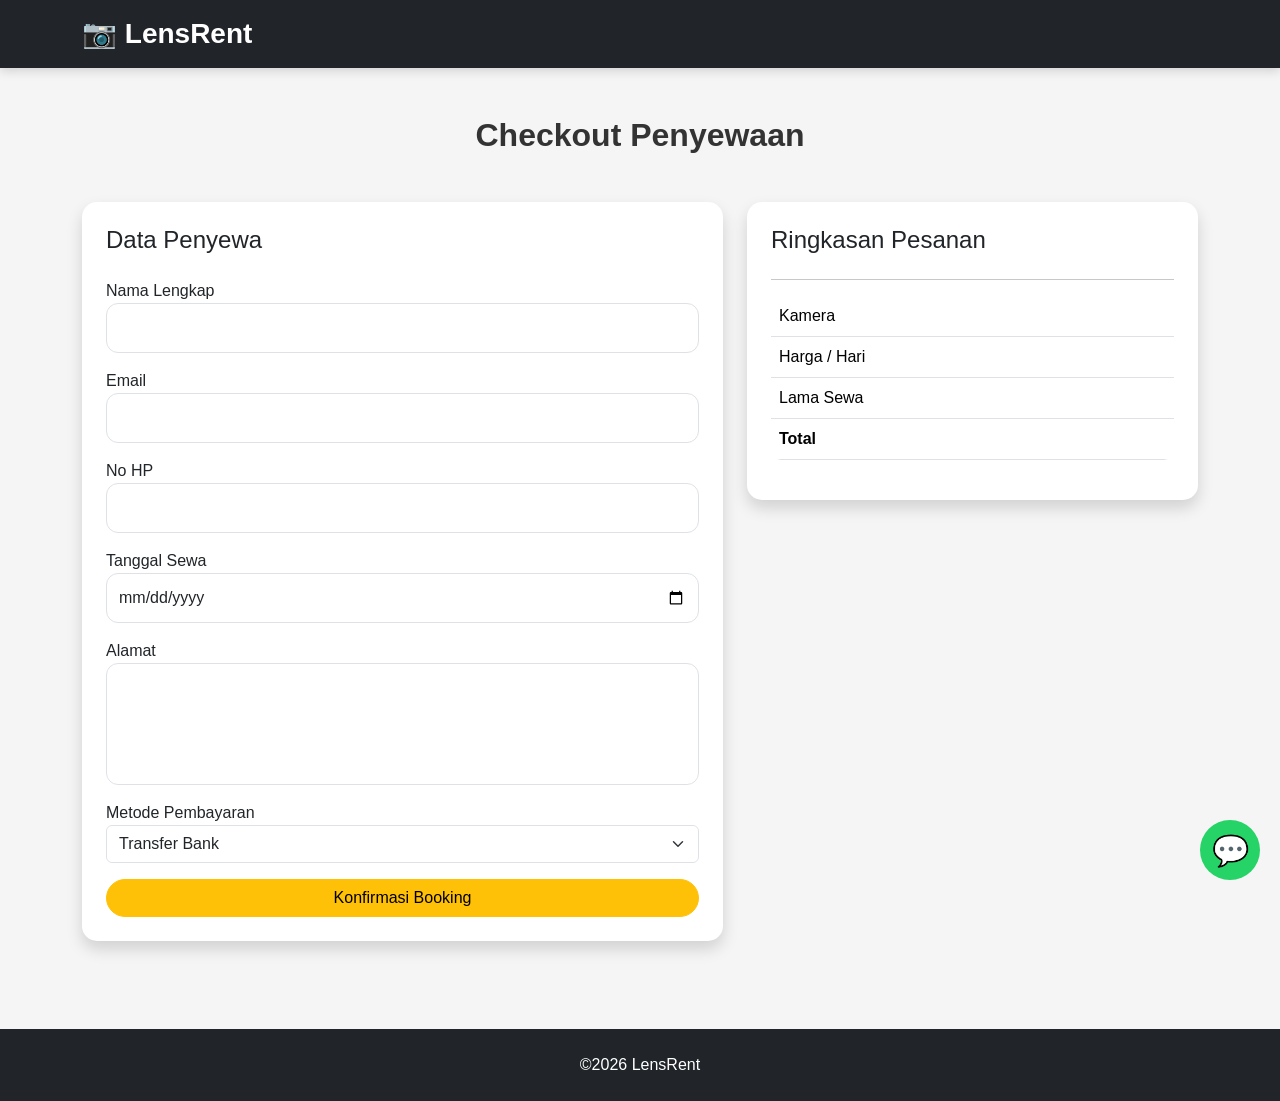
<file: Final Project PPW/checkout.html>
<!doctype html>
<html lang="id">
  <head>
    <meta charset="UTF-8" />
    <meta name="viewport" content="width=device-width, initial-scale=1.0" />

    <title>Checkout | LensRent</title>

    <link
      href="https://cdn.jsdelivr.net/npm/bootstrap@5.3.3/dist/css/bootstrap.min.css"
      rel="stylesheet"
    />

    <link rel="stylesheet" href="css/style.css" />
  </head>
  <a href="https://wa.me/6281234567890" class="whatsapp"> 💬 </a>

  <button onclick="topFunction()" id="topBtn">↑</button>

  <body>
    <!-- Navbar -->

    <nav class="navbar navbar-expand-lg navbar-dark bg-dark">
      <div class="container">
        <a class="navbar-brand fw-bold" href="index .html"> 📷 LensRent </a>
      </div>
    </nav>

    <!-- Checkout -->

    <section class="container py-5">
      <h2 class="text-center mb-5">Checkout Penyewaan</h2>

      <div class="row">
        <div class="col-lg-7">
          <div class="card shadow p-4">
            <h4 class="mb-4">Data Penyewa</h4>

            <form id="formBooking">
              <div class="mb-3">
                <label>Nama Lengkap</label>

                <input type="text" class="form-control" id="nama" required />
              </div>

              <div class="mb-3">
                <label>Email</label>

                <input type="email" class="form-control" id="email" required />
              </div>

              <div class="mb-3">
                <label>No HP</label>

                <input type="text" class="form-control" id="hp" required />
              </div>

              <div class="mb-3">
                <label>Tanggal Sewa</label>

                <input type="date" class="form-control" required />
              </div>

              <div class="mb-3">
                <label>Alamat</label>

                <textarea class="form-control" rows="4" required></textarea>
              </div>

              <div class="mb-3">
                <label>Metode Pembayaran</label>

                <select class="form-select">
                  <option>Transfer Bank</option>

                  <option>QRIS</option>

                  <option>Cash</option>
                </select>
              </div>

              <button type="submit" class="btn btn-warning w-100">
                Konfirmasi Booking
              </button>
            </form>
          </div>
        </div>

        <div class="col-lg-5">
          <div class="card shadow p-4">
            <h4>Ringkasan Pesanan</h4>

            <hr />

            <table class="table">
              <tr>
                <td>Kamera</td>
                <td id="namaKamera"></td>
              </tr>

              <tr>
                <td>Harga / Hari</td>
                <td id="hargaKamera"></td>
              </tr>

              <tr>
                <td>Lama Sewa</td>
                <td id="lamaSewa"></td>
              </tr>

              <tr>
                <th>Total</th>
                <th class="text-danger" id="totalHarga"></th>
              </tr>
            </table>
          </div>
        </div>
      </div>
    </section>

    <footer class="bg-dark text-white text-center p-4">©2026 LensRent</footer>

    <script src="https://cdn.jsdelivr.net/npm/bootstrap@5.3.3/dist/js/bootstrap.bundle.min.js"></script>

    <script src="js/script.js"></script>

    <script>
      document
        .getElementById("formBooking")
        .addEventListener("submit", function (e) {
          e.preventDefault();

          alert("Booking berhasil!\n\nTerima kasih telah menyewa di LensRent.");

          window.location.href = "index.html";
        });
    </script>
  </body>
</html>
<script src="js/script.js"></script>
<script src="js/checkout.js"></script>
</file>
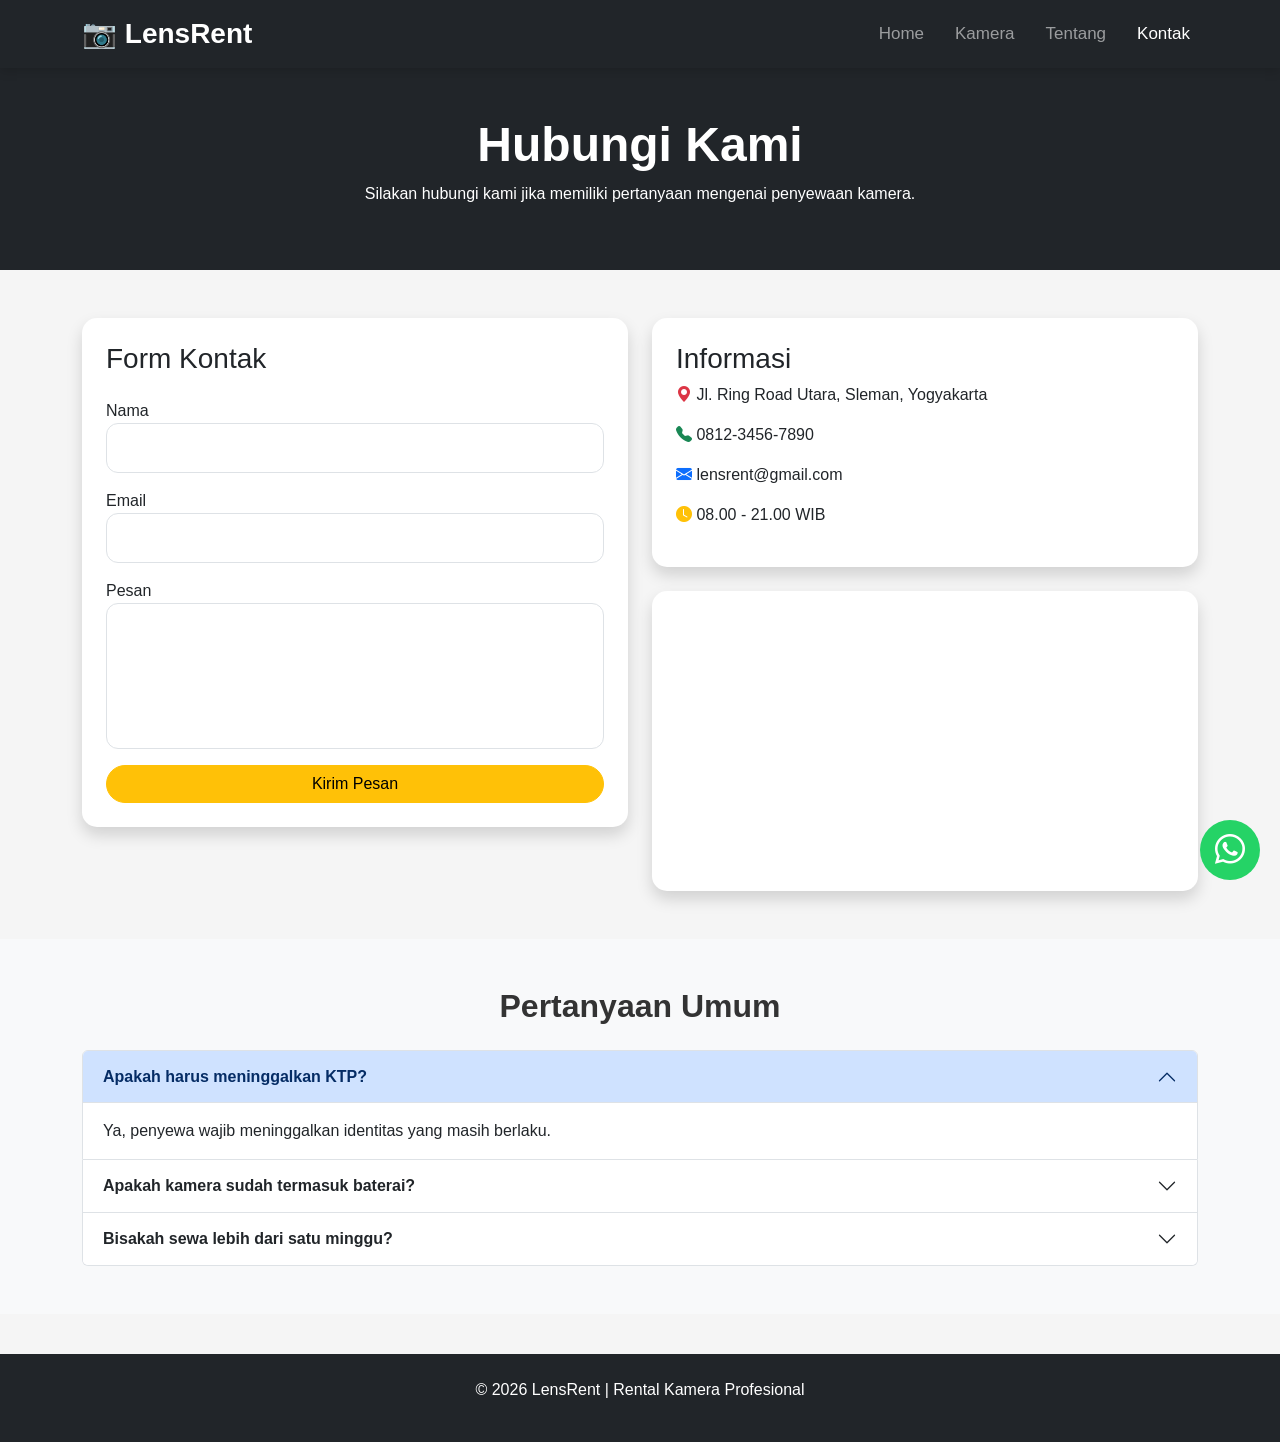
<file: Final Project PPW/kontak.html>
<!doctype html>
<html lang="id">
  <head>
    <meta charset="UTF-8" />
    <meta name="viewport" content="width=device-width, initial-scale=1.0" />

    <title>Kontak | LensRent</title>

    <link
      href="https://cdn.jsdelivr.net/npm/bootstrap@5.3.3/dist/css/bootstrap.min.css"
      rel="stylesheet"
    />

    <link
      rel="stylesheet"
      href="https://cdn.jsdelivr.net/npm/bootstrap-icons@1.11.3/font/bootstrap-icons.min.css"
    />

    <link rel="stylesheet" href="css/style.css" />
  </head>

  <body>
    <!-- Navbar -->

    <nav class="navbar navbar-expand-lg navbar-dark bg-dark">
      <div class="container">
        <a class="navbar-brand fw-bold" href="index.html"> 📷 LensRent </a>

        <button
          class="navbar-toggler"
          data-bs-toggle="collapse"
          data-bs-target="#menu"
        >
          <span class="navbar-toggler-icon"></span>
        </button>

        <div class="collapse navbar-collapse" id="menu">
          <ul class="navbar-nav ms-auto">
            <li class="nav-item">
              <a class="nav-link" href="index.html">Home</a>
            </li>

            <li class="nav-item">
              <a class="nav-link" href="kamera.html">Kamera</a>
            </li>

            <li class="nav-item">
              <a class="nav-link" href="tentang.html">Tentang</a>
            </li>

            <li class="nav-item">
              <a class="nav-link active" href="kontak.html">Kontak</a>
            </li>
          </ul>
        </div>
      </div>
    </nav>

    <!-- Header -->

    <section class="bg-dark text-white py-5">
      <div class="container text-center">
        <h1 class="display-5 fw-bold">Hubungi Kami</h1>

        <p>
          Silakan hubungi kami jika memiliki pertanyaan mengenai penyewaan
          kamera.
        </p>
      </div>
    </section>

    <!-- Kontak -->

    <section class="container py-5">
      <div class="row">
        <div class="col-lg-6">
          <div class="card shadow p-4">
            <h3 class="mb-4">Form Kontak</h3>

            <form onsubmit="return kirimForm();">
              <div class="mb-3">
                <label>Nama</label>

                <input type="text" id="nama" class="form-control" />
              </div>

              <div class="mb-3">
                <label>Email</label>

                <input type="email" id="email" class="form-control" />
              </div>

              <div class="mb-3">
                <label>Pesan</label>

                <textarea id="pesan" rows="5" class="form-control"></textarea>
              </div>

              <button class="btn btn-warning w-100">Kirim Pesan</button>
            </form>
          </div>
        </div>

        <div class="col-lg-6">
          <div class="card shadow p-4 mb-4">
            <h3>Informasi</h3>

            <p>
              <i class="bi bi-geo-alt-fill text-danger"></i>

              Jl. Ring Road Utara, Sleman, Yogyakarta
            </p>

            <p>
              <i class="bi bi-telephone-fill text-success"></i>

              0812-3456-7890
            </p>

            <p>
              <i class="bi bi-envelope-fill text-primary"></i>

              lensrent@gmail.com
            </p>

            <p>
              <i class="bi bi-clock-fill text-warning"></i>

              08.00 - 21.00 WIB
            </p>
          </div>

          <div class="card shadow">
            <iframe
              src="https://www.google.com/maps?q=Universitas%20Amikom%20Yogyakarta&output=embed"
              height="300"
              style="border: 0; width: 100%"
            >
            </iframe>
          </div>
        </div>
      </div>
    </section>

    <!-- FAQ -->

    <section class="bg-light py-5">
      <div class="container">
        <h2 class="text-center mb-4">Pertanyaan Umum</h2>

        <div class="accordion" id="faq">
          <div class="accordion-item">
            <h2 class="accordion-header">
              <button
                class="accordion-button"
                data-bs-toggle="collapse"
                data-bs-target="#a1"
              >
                Apakah harus meninggalkan KTP?
              </button>
            </h2>

            <div id="a1" class="accordion-collapse collapse show">
              <div class="accordion-body">
                Ya, penyewa wajib meninggalkan identitas yang masih berlaku.
              </div>
            </div>
          </div>

          <div class="accordion-item">
            <h2 class="accordion-header">
              <button
                class="accordion-button collapsed"
                data-bs-toggle="collapse"
                data-bs-target="#a2"
              >
                Apakah kamera sudah termasuk baterai?
              </button>
            </h2>

            <div id="a2" class="accordion-collapse collapse">
              <div class="accordion-body">
                Ya, setiap penyewaan sudah mendapatkan baterai dan charger.
              </div>
            </div>
          </div>

          <div class="accordion-item">
            <h2 class="accordion-header">
              <button
                class="accordion-button collapsed"
                data-bs-toggle="collapse"
                data-bs-target="#a3"
              >
                Bisakah sewa lebih dari satu minggu?
              </button>
            </h2>

            <div id="a3" class="accordion-collapse collapse">
              <div class="accordion-body">
                Tentu bisa, bahkan mendapatkan harga khusus.
              </div>
            </div>
          </div>
        </div>
      </div>
    </section>

    <footer class="bg-dark text-white text-center p-4">
      <p>© 2026 LensRent | Rental Kamera Profesional</p>
    </footer>

    <button id="topBtn" onclick="topFunction()">↑</button>

    <a href="https://wa.me/6281234567890" class="whatsapp">
      <i class="bi bi-whatsapp"></i>
    </a>

    <script src="https://cdn.jsdelivr.net/npm/bootstrap@5.3.3/dist/js/bootstrap.bundle.min.js"></script>

    <script src="js/script.js"></script>
  </body>
</html>
</file>
<file: Final Project PPW/css/style.css>
/* ===========================
   LensRent Style
=========================== */

* {
  margin: 0;
  padding: 0;
  box-sizing: border-box;
  font-family: "Segoe UI", sans-serif;
}

body {
  background: #f5f5f5;
  color: #333;
}

/* Navbar */

.navbar {
  box-shadow: 0 3px 10px rgba(0, 0, 0, 0.15);
}

.navbar-brand {
  font-size: 28px;
}

.nav-link {
  font-size: 17px;
  margin-left: 15px;
  transition: 0.3s;
}

.nav-link:hover {
  color: #ffc107 !important;
}

/* Hero */

.hero {
  background:
    linear-gradient(rgba(0, 0, 0, 0.65), rgba(0, 0, 0, 0.65)),
    url("../images/hero.jpg");

  background-size: cover;
  background-position: center;

  min-height: 90vh;

  display: flex;

  align-items: center;

  color: white;
}

.hero h1 {
  font-size: 60px;
  margin-bottom: 20px;
}

.hero p {
  font-size: 20px;
  margin-bottom: 30px;
}

.hero-img {
  width: 100%;
  max-width: 550px;

  animation: zoom 3s infinite alternate;
}

@keyframes zoom {
  from {
    transform: scale(0.95);
  }

  to {
    transform: scale(1);
  }
}

/* Button */

.btn {
  border-radius: 30px;
}

/* Card */

.card {
  border: none;

  border-radius: 15px;

  overflow: hidden;

  transition: 0.4s;
}

.card:hover {
  transform: translateY(-10px);

  box-shadow: 0 10px 25px rgba(0, 0, 0, 0.2);
}

.card img {
  height: 220px;

  object-fit: cover;
}

/* Section */

section {
  padding-top: 70px;
  padding-bottom: 70px;
}

h2 {
  font-weight: bold;

  margin-bottom: 40px;
}

/* Footer */

footer {
  margin-top: 40px;
}

/* Table */

table {
  background: white;

  border-radius: 10px;

  overflow: hidden;
}

/* Form */

.form-control {
  border-radius: 12px;

  padding: 12px;
}

textarea {
  resize: none;
}

/* Detail Kamera */

.detail-img {
  width: 100%;

  border-radius: 15px;

  box-shadow: 0 5px 20px rgba(0, 0, 0, 0.2);
}

.price {
  font-size: 32px;

  font-weight: bold;

  color: #dc3545;
}

/* Feature Box */

.feature {
  background: white;

  padding: 30px;

  border-radius: 15px;

  text-align: center;

  transition: 0.4s;
}

.feature:hover {
  background: #212529;

  color: white;

  transform: translateY(-8px);
}

/* Search */

#search {
  border-radius: 30px;

  padding: 15px;
}

/* FAQ */

.accordion-button {
  font-weight: bold;
}

/* Testimoni */

.testimoni {
  background: white;

  padding: 30px;

  border-radius: 15px;

  box-shadow: 0 3px 10px rgba(0, 0, 0, 0.15);
}

/* WhatsApp */

.whatsapp {
  position: fixed;

  right: 20px;

  bottom: 20px;

  background: #25d366;

  color: white;

  width: 60px;

  height: 60px;

  border-radius: 50%;

  display: flex;

  align-items: center;

  justify-content: center;

  font-size: 30px;

  text-decoration: none;

  z-index: 999;

  transition: 0.3s;
}

.whatsapp:hover {
  background: #1ebc59;

  transform: scale(1.1);
}

/* Scroll Button */

#topBtn {
  position: fixed;

  bottom: 90px;

  right: 20px;

  display: none;

  border: none;

  width: 50px;

  height: 50px;

  border-radius: 50%;

  background: #ffc107;

  font-size: 22px;

  cursor: pointer;

  z-index: 999;
}

/* Dark Mode */

.dark {
  background: #111;

  color: white;
}

.dark .card {
  background: #222;

  color: white;
}

.dark footer {
  background: black;
}

.dark .feature {
  background: #222;

  color: white;
}

/* Responsive */

@media (max-width: 992px) {
  .hero {
    text-align: center;

    padding: 60px 20px;
  }

  .hero h1 {
    font-size: 42px;
  }

  .hero-img {
    margin-top: 40px;

    max-width: 350px;
  }
}

@media (max-width: 768px) {
  .hero h1 {
    font-size: 35px;
  }

  .hero p {
    font-size: 18px;
  }

  .card {
    margin-bottom: 25pxa;
  }
}
/* ===========================
   Tambahan Hiasan (Decorations)
=========================== */

/* Efek kartu melayang saat disentuh (hover) */
.custom-card {
  transition: all 0.3s ease;
  border-radius: 16px;
  overflow: hidden;
}

.custom-card:hover {
  transform: translateY(-8px);
  box-shadow: 0 15px 30px rgba(0, 0, 0, 0.1) !important;
}

/* Memastikan semua gambar kamera punya ukuran yang rapi dan seragam */
.custom-img {
  height: 220px;
  object-fit: cover;
  border-bottom: 3px solid #ffc107; /* Garis kuning khas LensRent */
}

/* Transisi pada tombol agar lebih interaktif */
.custom-btn {
  transition: all 0.3s ease;
}

.custom-btn:hover {
  background-color: #ffc107;
  color: #000;
  border-color: #ffc107;
}

/* Jarak antar elemen grid agar tidak terlalu menempel */
.g-4, .gy-4 {
  --bs-gutter-y: 2rem;
}
.g-4, .gx-4 {
  --bs-gutter-x: 2rem;
}
</file>
